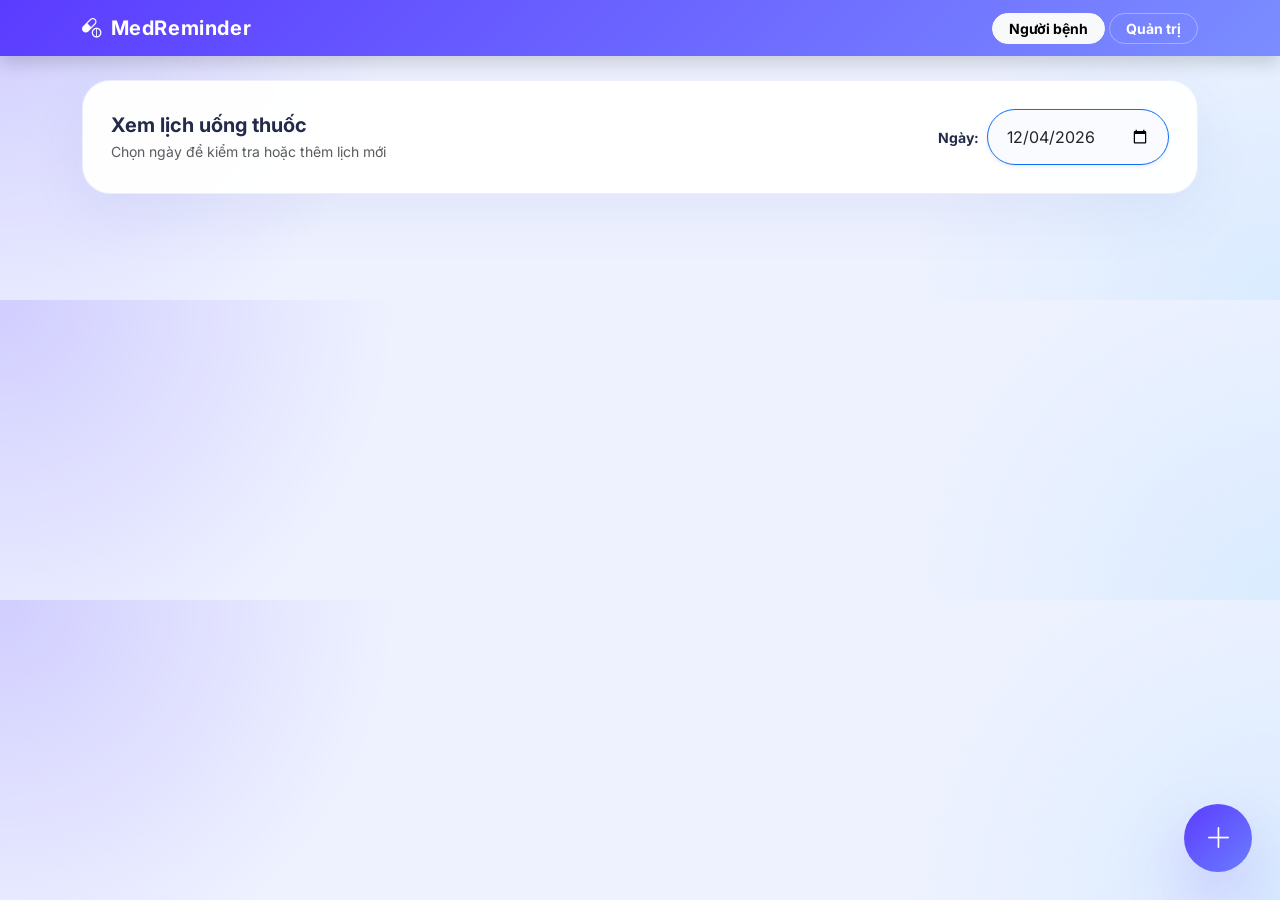
<file: index.html>
<!DOCTYPE html>
<html lang="vi">
<head>
    <meta charset="UTF-8">
    <meta name="viewport" content="width=device-width, initial-scale=1.0">
    <title>MedReminder - Quản lý & Theo dõi</title>
    <link href="https://fonts.googleapis.com/css2?family=Inter:wght@400;600;700&display=swap" rel="stylesheet">
    <link href="https://cdn.jsdelivr.net/npm/bootstrap@5.3.0/dist/css/bootstrap.min.css" rel="stylesheet">
    <link rel="stylesheet" href="https://cdn.jsdelivr.net/npm/bootstrap-icons@1.11.0/font/bootstrap-icons.css">
    <style>
        :root {
            --primary: #5b3cff;
            --secondary: #7588ff;
            --success: #22c392;
            --danger: #ff5d7a;
            --bg: #eef2ff;
            --surface: #ffffff;
            --surface-soft: #f6f7ff;
            --text: #232a4a;
            --muted: #6f7b9d;
            --border: rgba(110, 125, 255, 0.14);
            --shadow: 0 30px 80px rgba(50, 63, 128, 0.1);
        }

        body {
            font-family: 'Inter', sans-serif;
            background: radial-gradient(circle at top left, rgba(91, 60, 255, 0.2), transparent 30%),
                        radial-gradient(circle at bottom right, rgba(95, 196, 255, 0.14), transparent 28%),
                        var(--bg);
            color: var(--text);
            padding-bottom: 100px;
        }

        .navbar {
            background: linear-gradient(135deg, rgba(91, 60, 255, 1), rgba(117, 136, 255, 0.95));
            border: none;
            box-shadow: 0 24px 70px rgba(49, 67, 160, 0.18);
        }

        .navbar .navbar-brand {
            letter-spacing: 0.03em;
        }

        .navbar .btn {
            border-radius: 999px;
            font-weight: 700;
        }

        .hero-panel {
            background: rgba(255,255,255,0.98);
            border: 1px solid rgba(110, 125, 255, 0.16);
            border-radius: 36px;
            padding: 36px;
            box-shadow: 0 35px 95px rgba(49, 67, 160, 0.14);
            margin-bottom: 30px;
            position: relative;
            overflow: hidden;
        }

        .hero-panel::before {
            content: '';
            position: absolute;
            top: -30px;
            right: -90px;
            width: 260px;
            height: 260px;
            background: radial-gradient(circle, rgba(91, 60, 255, 0.20), transparent 55%);
            filter: blur(14px);
            pointer-events: none;
        }

        .hero-panel::after {
            content: '';
            position: absolute;
            bottom: -40px;
            left: -40px;
            width: 180px;
            height: 180px;
            background: radial-gradient(circle, rgba(117, 136, 255, 0.14), transparent 60%);
            filter: blur(12px);
            pointer-events: none;
        }

        .hero-badge {
            display: inline-flex;
            align-items: center;
            gap: 0.5rem;
            padding: 0.75rem 1rem;
            border-radius: 999px;
            background: rgba(91, 60, 255, 0.09);
            color: var(--primary);
            font-size: 0.9rem;
            font-weight: 700;
            margin-bottom: 1.5rem;
            position: relative;
            z-index: 1;
        }

        .hero-panel h2 {
            font-size: clamp(2.2rem, 2.8vw, 3rem);
            letter-spacing: -0.04em;
            margin-bottom: 0.75rem;
            position: relative;
            z-index: 1;
        }

        .hero-panel p {
            color: var(--muted);
            max-width: 730px;
            position: relative;
            z-index: 1;
        }

        .hero-actions {
            margin-top: 1.75rem;
            position: relative;
            z-index: 1;
        }

        .hero-stat {
            background: var(--surface-soft);
            border: 1px solid rgba(110, 125, 255, 0.12);
            border-radius: 22px;
            padding: 22px 26px;
            min-width: 150px;
            box-shadow: inset 0 0 0 1px rgba(255,255,255,0.75);
        }

        .next-card {
            background: #ffffff;
            border: 1px solid rgba(91, 60, 255, 0.12);
            border-radius: 24px;
            padding: 24px;
            box-shadow: 0 18px 46px rgba(91, 60, 255, 0.08);
        }

        .next-card h5 {
            margin-bottom: 0.85rem;
        }

        .reminder-time {
            font-size: 2.35rem;
            letter-spacing: -0.04em;
            color: var(--primary);
        }

        .reminder-meta {
            color: var(--muted);
        }

        .hero-stat h3 {
            font-size: 1.9rem;
            margin-bottom: 0.35rem;
            color: var(--text);
        }

        .hero-stat small {
            color: var(--muted);
        }

        .card-med {
            border: none;
            border-radius: 28px;
            box-shadow: 0 20px 65px rgba(50, 63, 128, 0.12);
            transition: transform 0.25s ease, box-shadow 0.25s ease;
            background: linear-gradient(180deg, #ffffff, #f7f8ff);
            position: relative;
            overflow: hidden;
        }

        .card-med::before {
            content: '';
            position: absolute;
            top: 0;
            left: 0;
            width: 100%;
            height: 6px;
            background: linear-gradient(90deg, rgba(91, 60, 255, 1), rgba(117, 136, 255, 0.8));
        }

        .card-med:hover {
            transform: translateY(-8px);
            box-shadow: 0 28px 80px rgba(50, 63, 128, 0.16);
        }

        .card-med .card-body {
            padding: 26px 24px 22px;
        }

        .med-name {
            font-size: 1.15rem;
            letter-spacing: -0.02em;
        }

        .is-taken {
            background: #eef4ff !important;
        }

        .is-taken .med-name {
            text-decoration: line-through;
            color: #8d99c7;
        }

        .filter-section {
            background: rgba(255,255,255,0.96);
            padding: 28px;
            border-radius: 28px;
            border: 1px solid rgba(110, 125, 255, 0.12);
            box-shadow: 0 20px 55px rgba(82, 94, 180, 0.08);
            margin-bottom: 30px;
        }

        .time-badge {
            background: rgba(91, 60, 255, 0.08);
            color: var(--primary);
            padding: 8px 18px;
            border-radius: 999px;
            font-weight: 700;
        }

        .form-control,
        .form-control:focus,
        .form-control:focus-visible {
            border-radius: 999px;
            border: 1px solid rgba(110, 125, 255, 0.2);
            box-shadow: none;
            padding: 0.95rem 1.15rem;
            background: #f9fbff;
        }

        .form-control:focus {
            border-color: rgba(91, 60, 255, 0.35);
        }

        .btn-primary {
            background: var(--primary);
            border-color: transparent;
            box-shadow: 0 16px 34px rgba(91, 60, 255, 0.18);
        }

        .btn-primary:hover {
            background: #4238ff;
        }

        .btn-outline-light {
            color: #ffffff;
            border-color: rgba(255,255,255,0.35);
        }

        .btn-outline-light:hover {
            color: white;
            background: rgba(255,255,255,0.12);
        }

        .fab-add {
            position: fixed;
            bottom: 28px;
            right: 28px;
            width: 68px;
            height: 68px;
            background: linear-gradient(135deg, var(--primary), #6b7dff);
            color: white;
            border-radius: 50%;
            display: flex;
            align-items: center;
            justify-content: center;
            font-size: 28px;
            box-shadow: 0 28px 64px rgba(91, 60, 255, 0.24);
            border: none;
            z-index: 1000;
            transition: transform 0.2s ease, background 0.2s ease;
        }

        .fab-add:hover {
            transform: scale(1.08);
            background: #3829ff;
        }

        #loading-overlay {
            position: fixed;
            top: 0;
            left: 0;
            width: 100%;
            height: 100%;
            background: rgba(255,255,255,0.78);
            z-index: 9999;
            display: flex;
            align-items: center;
            justify-content: center;
            backdrop-filter: blur(4px);
        }

        .schedule-empty {
            min-height: 240px;
            display: flex;
            align-items: center;
            justify-content: center;
            color: var(--muted);
        }

        .modal-content {
            border-radius: 28px;
            overflow: hidden;
            border: 1px solid rgba(110, 125, 255, 0.12);
        }

        .modal-body .form-control {
            border-radius: 18px;
            padding: 0.95rem 1.25rem;
            background: #f7f8ff;
        }
    </style>
</head>
<body>
    <div id="loading-overlay" class="d-none">
        <div class="spinner-border text-primary" role="status"></div>
    </div>

    <nav class="navbar navbar-dark sticky-top shadow">
        <div class="container">
            <a class="navbar-brand fw-bold" href="#"><i class="bi bi-capsule-pill me-2"></i>MedReminder</a>
            <div>
                <a href="index.html" class="btn btn-light btn-sm rounded-pill px-3 fw-bold">Người bệnh</a>
                <a href="admin.html" class="btn btn-outline-light btn-sm rounded-pill px-3">Quản trị</a>
            </div>
        </div>
    </nav>

    <div class="container mt-4">
        <div class="filter-section d-flex flex-wrap align-items-center justify-content-between gap-3">
            <div>
                <h5 class="fw-bold mb-1">Xem lịch uống thuốc</h5>
                <p class="text-muted small mb-0">Chọn ngày để kiểm tra hoặc thêm lịch mới</p>
            </div>
            <div class="d-flex align-items-center gap-2">
                <label class="fw-bold small">Ngày:</label>
                <input type="date" id="dateFilter" class="form-control rounded-pill border-primary shadow-sm">
            </div>
        </div>

        <div class="row g-4" id="scheduleContainer">
            </div>
    </div>

    <button class="fab-add" data-bs-toggle="modal" data-bs-target="#addModal">
        <i class="bi bi-plus-lg"></i>
    </button>

    <div class="modal fade" id="addModal" tabindex="-1">
        <div class="modal-dialog modal-dialog-centered">
            <div class="modal-content border-0 shadow" style="border-radius: 25px;">
                <div class="modal-body p-4">
                    <h5 class="fw-bold mb-4">Thêm lịch nhắc mới</h5>
                    <div class="mb-3">
                        <label class="small fw-bold mb-1">Tên thuốc</label>
                        <input type="text" id="newMedName" class="form-control rounded-pill border-light bg-light p-3" placeholder="Ví dụ: Paracetamol">
                    </div>
                    <div class="mb-3">
                        <label class="small fw-bold mb-1">Giờ uống</label>
                        <input type="time" id="newMedTime" class="form-control rounded-pill border-light bg-light p-3">
                    </div>
                    <div class="d-grid gap-2 mt-4">
                        <button class="btn btn-primary rounded-pill py-3 fw-bold" id="btnSaveQuick">Lưu lịch nhắc</button>
                        <button class="btn btn-light rounded-pill py-3 text-muted" data-bs-dismiss="modal">Hủy</button>
                    </div>
                </div>
            </div>
        </div>
    </div>

    <script src="https://code.jquery.com/jquery-3.6.0.min.js"></script>
    <script src="https://cdn.jsdelivr.net/npm/bootstrap@5.3.0/dist/js/bootstrap.bundle.min.js"></script>
    <script>
        const API_URL = "https://6a06dc73c83ba8ad9b3e047a.mockapi.io/schedules";

        function getLocalDateString(dateObj) {
            const year = dateObj.getFullYear();
            const month = String(dateObj.getMonth() + 1).padStart(2, '0');
            const day = String(dateObj.getDate()).padStart(2, '0');
            return `${year}-${month}-${day}`;
        }

        function normalizeDateValue(rawDate) {
            if (!rawDate) return '';
            return rawDate.split('T')[0];
        }

        $(document).ready(() => {
            const today = getLocalDateString(new Date());
            $('#dateFilter').val(today);
            loadSchedules(today);
        });

        $('#dateFilter').change(function() {
            loadSchedules($(this).val());
        });

        async function loadSchedules(selectedDate) {
            $('#loading-overlay').removeClass('d-none');
            try {
                const res = await fetch(API_URL);
                const data = await res.json();
                
                const filtered = data.filter(item => normalizeDateValue(item.date) === selectedDate);
                filtered.sort((a, b) => a.time.localeCompare(b.time));

                const container = $('#scheduleContainer').empty();
                if (filtered.length === 0) {
                    container.append('<div class="text-center mt-5"><p>Trống lịch cho ngày này</p></div>');
                    $('#nextReminderTime').text('--:--');
                    $('#nextReminderName').text('Chưa có lịch hôm nay');
                } else {
                    const nextReminder = filtered.find(item => !item.isTaken) || filtered[0];
                    $('#nextReminderTime').text(nextReminder.time || '--:--');
                    $('#nextReminderName').text(nextReminder.medName || 'Chưa có lịch hôm nay');
                }

                filtered.forEach(item => {
                    const displayDate = normalizeDateValue(item.date) || selectedDate;
                    container.append(`
                        <div class="col-md-6 col-lg-4">
                            <div class="card card-med p-3 ${item.isTaken ? 'is-taken' : ''}">
                                <div class="card-body">
                                    <div class="d-flex justify-content-between mb-3">
                                        <span class="time-badge"><i class="bi bi-alarm me-1"></i>${item.time}</span>
                                        ${item.isTaken ? '<span class="badge bg-success rounded-pill px-3">Đã xong</span>' : '<span class="badge bg-warning text-dark rounded-pill px-3">Chờ uống</span>'}
                                    </div>
                                    <h5 class="med-name fw-bold mb-2">${item.medName}</h5>
                                    <p class="text-muted small mb-4">Ngày nhắc: ${displayDate}</p>
                                    <button class="btn w-100 rounded-pill fw-bold transition ${item.isTaken ? 'btn-outline-secondary' : 'btn-primary shadow'}" 
                                            onclick="markAsTaken('${item.id}', ${item.isTaken})">
                                        ${item.isTaken ? 'Hoàn tác' : 'Đã uống thuốc'}
                                    </button>
                                </div>
                            </div>
                        </div>
                    `);
                });
            } catch (error) { console.error(error); } 
            finally { $('#loading-overlay').addClass('d-none'); }
        }

        // Chức năng THÊM NHANH (POST)
        $('#btnSaveQuick').click(async function() {
            const medName = $('#newMedName').val();
            const time = $('#newMedTime').val();
            const date = $('#dateFilter').val();

            if(!medName || !time) return alert("Vui lòng nhập đủ thông tin!");

            $('#loading-overlay').removeClass('d-none');
            await fetch(API_URL, {
                method: 'POST',
                headers: { 'Content-Type': 'application/json' },
                body: JSON.stringify({ medName, time, isTaken: false, date })
            });

            $('#addModal').modal('hide');
            $('#newMedName').val('');
            loadSchedules(date);
        });

        async function markAsTaken(id, currentStatus) {
            await fetch(`${API_URL}/${id}`, {
                method: 'PUT',
                headers: { 'Content-Type': 'application/json' },
                body: JSON.stringify({ isTaken: !currentStatus })
            });
            loadSchedules($('#dateFilter').val());
        }
    </script>
</body>
</html>
</file>
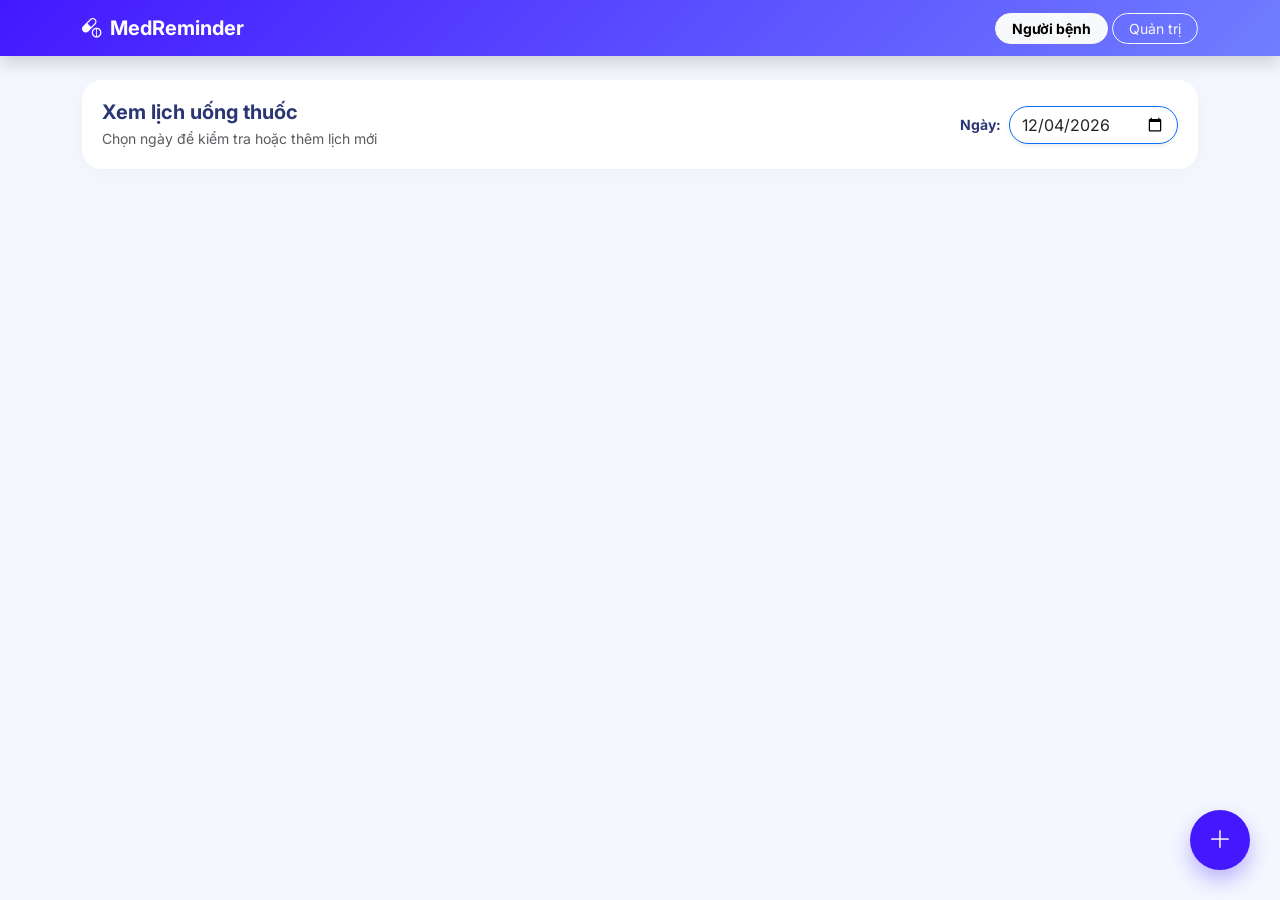
<file: medreminder/index.html>
<!DOCTYPE html>
<html lang="vi">
<head>
    <meta charset="UTF-8">
    <meta name="viewport" content="width=device-width, initial-scale=1.0">
    <title>MedReminder - Quản lý & Theo dõi</title>
    <link href="https://fonts.googleapis.com/css2?family=Inter:wght@400;600;700&display=swap" rel="stylesheet">
    <link href="https://cdn.jsdelivr.net/npm/bootstrap@5.3.0/dist/css/bootstrap.min.css" rel="stylesheet">
    <link rel="stylesheet" href="https://cdn.jsdelivr.net/npm/bootstrap-icons@1.11.0/font/bootstrap-icons.css">
    <style>
        :root { --primary: #4318ff; --success: #05cd99; --bg: #f4f7fe; }
        body { font-family: 'Inter', sans-serif; background-color: var(--bg); color: #2b3674; padding-bottom: 100px; }
        
        .navbar { background: linear-gradient(135deg, var(--primary) 0%, #707eff 100%); border: none; }
        
        .card-med { 
            border: none; border-radius: 20px; 
            box-shadow: 0 10px 30px rgba(0,0,0,0.05); 
            transition: all 0.3s ease; background: white;
            border-left: 6px solid var(--primary);
        }
        .card-med:hover { transform: translateY(-5px); box-shadow: 0 15px 35px rgba(0,0,0,0.1); }
        
        .is-taken { border-left-color: var(--success) !important; background-color: #f8f9fa !important; opacity: 0.8; }
        .is-taken .med-name { text-decoration: line-through; color: #a3aed0; }
        
        .filter-section {
            background: white; padding: 20px; border-radius: 20px;
            box-shadow: 0 4px 20px rgba(0,0,0,0.03); margin-bottom: 30px;
        }
        
        .time-badge { background: #e7f1ff; color: var(--primary); padding: 6px 16px; border-radius: 50px; font-weight: 700; }
        
        /* Floating Action Button (Nút thêm nhanh) */
        .fab-add {
            position: fixed; bottom: 30px; right: 30px;
            width: 60px; height: 60px; background: var(--primary);
            color: white; border-radius: 50%; display: flex;
            align-items: center; justify-content: center;
            font-size: 24px; box-shadow: 0 10px 20px rgba(67, 24, 255, 0.3);
            border: none; z-index: 1000; transition: 0.3s;
        }
        .fab-add:hover { transform: scale(1.1); background: #3311cc; }

        #loading-overlay { position: fixed; top: 0; left: 0; width: 100%; height: 100%; background: rgba(255,255,255,0.8); z-index: 9999; display: flex; align-items: center; justify-content: center; backdrop-filter: blur(4px); }
    </style>
</head>
<body>
    <div id="loading-overlay" class="d-none">
        <div class="spinner-border text-primary" role="status"></div>
    </div>

    <nav class="navbar navbar-dark sticky-top shadow">
        <div class="container">
            <a class="navbar-brand fw-bold" href="#"><i class="bi bi-capsule-pill me-2"></i>MedReminder</a>
            <div>
                <a href="index.html" class="btn btn-light btn-sm rounded-pill px-3 fw-bold">Người bệnh</a>
                <a href="admin.html" class="btn btn-outline-light btn-sm rounded-pill px-3">Quản trị</a>
            </div>
        </div>
    </nav>

    <div class="container mt-4">
        <div class="filter-section d-flex flex-wrap align-items-center justify-content-between gap-3">
            <div>
                <h5 class="fw-bold mb-1">Xem lịch uống thuốc</h5>
                <p class="text-muted small mb-0">Chọn ngày để kiểm tra hoặc thêm lịch mới</p>
            </div>
            <div class="d-flex align-items-center gap-2">
                <label class="fw-bold small">Ngày:</label>
                <input type="date" id="dateFilter" class="form-control rounded-pill border-primary shadow-sm">
            </div>
        </div>

        <div class="row g-4" id="scheduleContainer">
            </div>
    </div>

    <button class="fab-add" data-bs-toggle="modal" data-bs-target="#addModal">
        <i class="bi bi-plus-lg"></i>
    </button>

    <div class="modal fade" id="addModal" tabindex="-1">
        <div class="modal-dialog modal-dialog-centered">
            <div class="modal-content border-0 shadow" style="border-radius: 25px;">
                <div class="modal-body p-4">
                    <h5 class="fw-bold mb-4">Thêm lịch nhắc mới</h5>
                    <div class="mb-3">
                        <label class="small fw-bold mb-1">Tên thuốc</label>
                        <input type="text" id="newMedName" class="form-control rounded-pill border-light bg-light p-3" placeholder="Ví dụ: Paracetamol">
                    </div>
                    <div class="mb-3">
                        <label class="small fw-bold mb-1">Giờ uống</label>
                        <input type="time" id="newMedTime" class="form-control rounded-pill border-light bg-light p-3">
                    </div>
                    <div class="d-grid gap-2 mt-4">
                        <button class="btn btn-primary rounded-pill py-3 fw-bold" id="btnSaveQuick">Lưu lịch nhắc</button>
                        <button class="btn btn-light rounded-pill py-3 text-muted" data-bs-dismiss="modal">Hủy</button>
                    </div>
                </div>
            </div>
        </div>
    </div>

    <script src="https://code.jquery.com/jquery-3.6.0.min.js"></script>
    <script src="https://cdn.jsdelivr.net/npm/bootstrap@5.3.0/dist/js/bootstrap.bundle.min.js"></script>
    <script>
        const API_URL = "https://69e9c8b415c7e2d51268b733.mockapi.io/v1-demo/schedules";

        $(document).ready(() => {
            const today = new Date().toISOString().split('T')[0];
            $('#dateFilter').val(today);
            loadSchedules(today);
        });

        $('#dateFilter').change(function() {
            loadSchedules($(this).val());
        });

        async function loadSchedules(selectedDate) {
            $('#loading-overlay').removeClass('d-none');
            try {
                const res = await fetch(API_URL);
                const data = await res.json();
                
                // Sắp xếp theo giờ
                data.sort((a, b) => a.time.localeCompare(b.time));
                
                const container = $('#scheduleContainer').empty();
                if(data.length === 0) {
                    container.append('<div class="text-center mt-5"><p>Trống lịch cho ngày này</p></div>');
                }

                data.forEach(item => {
                    container.append(`
                        <div class="col-md-6 col-lg-4">
                            <div class="card card-med p-3 ${item.isTaken ? 'is-taken' : ''}">
                                <div class="card-body">
                                    <div class="d-flex justify-content-between mb-3">
                                        <span class="time-badge"><i class="bi bi-alarm me-1"></i>${item.time}</span>
                                        ${item.isTaken ? '<span class="badge bg-success rounded-pill px-3">Đã xong</span>' : '<span class="badge bg-warning text-dark rounded-pill px-3">Chờ uống</span>'}
                                    </div>
                                    <h5 class="med-name fw-bold mb-2">${item.medName}</h5>
                                    <p class="text-muted small mb-4">Ngày nhắc: ${selectedDate}</p>
                                    <button class="btn w-100 rounded-pill fw-bold transition ${item.isTaken ? 'btn-outline-secondary' : 'btn-primary shadow'}" 
                                            onclick="markAsTaken('${item.id}', ${item.isTaken})">
                                        ${item.isTaken ? 'Hoàn tác' : 'Đã uống thuốc'}
                                    </button>
                                </div>
                            </div>
                        </div>
                    `);
                });
            } catch (error) { console.error(error); } 
            finally { $('#loading-overlay').addClass('d-none'); }
        }

        // Chức năng THÊM NHANH (POST)
        $('#btnSaveQuick').click(async function() {
            const medName = $('#newMedName').val();
            const time = $('#newMedTime').val();
            const date = $('#dateFilter').val();

            if(!medName || !time) return alert("Vui lòng nhập đủ thông tin!");

            $('#loading-overlay').removeClass('d-none');
            await fetch(API_URL, {
                method: 'POST',
                headers: { 'Content-Type': 'application/json' },
                body: JSON.stringify({ medName, time, isTaken: false, date })
            });

            $('#addModal').modal('hide');
            $('#newMedName').val('');
            loadSchedules(date);
        });

        async function markAsTaken(id, currentStatus) {
            await fetch(`${API_URL}/${id}`, {
                method: 'PUT',
                headers: { 'Content-Type': 'application/json' },
                body: JSON.stringify({ isTaken: !currentStatus })
            });
            loadSchedules($('#dateFilter').val());
        }
    </script>
</body>
</html>
</file>
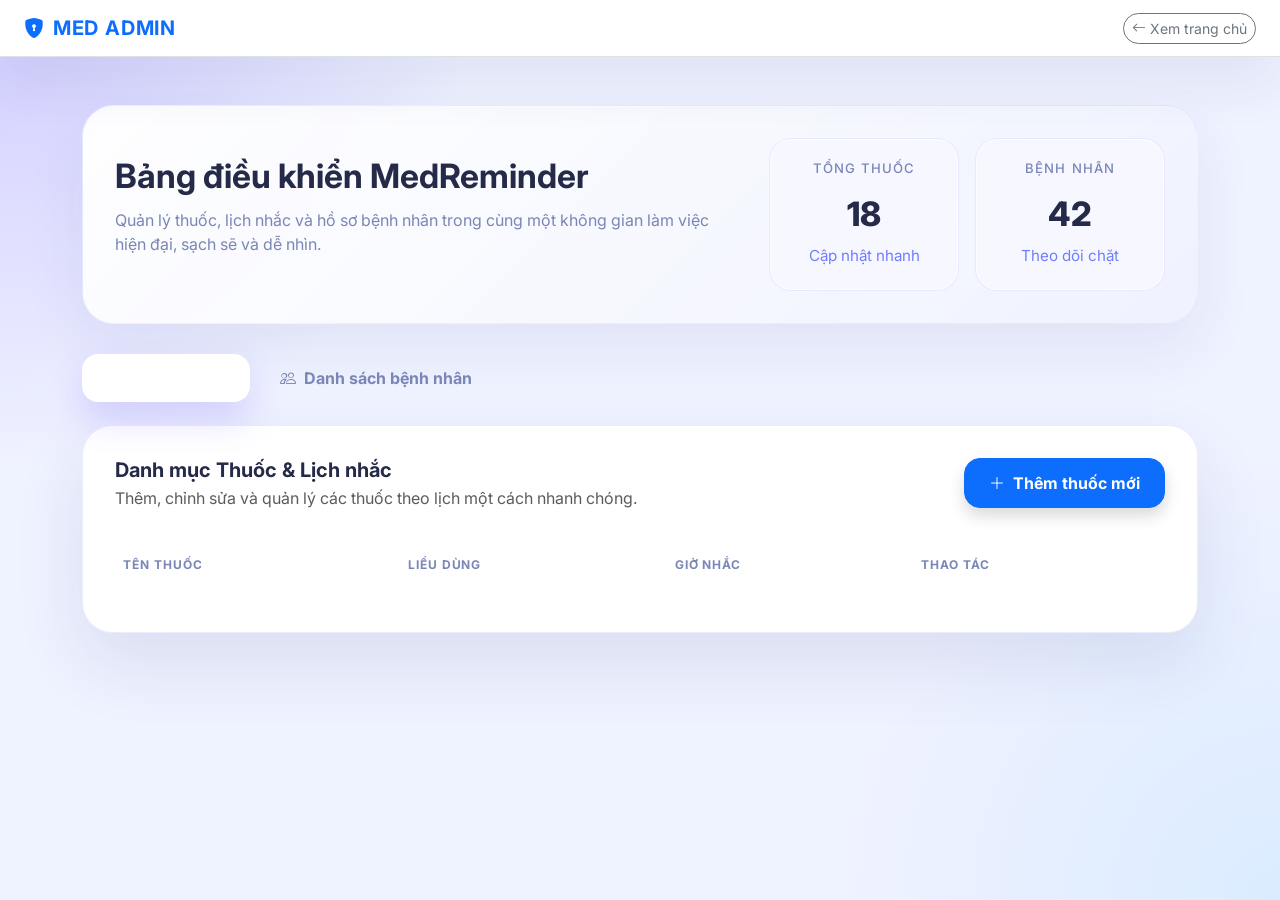
<file: admin.html>
<!DOCTYPE html>
<html lang="vi">
<head>
    <meta charset="UTF-8">
    <meta name="viewport" content="width=device-width, initial-scale=1.0">
    <title>Admin Dashboard - MedReminder</title>
    <link href="https://fonts.googleapis.com/css2?family=Inter:wght@400;600;700&display=swap" rel="stylesheet">
    <link href="https://cdn.jsdelivr.net/npm/bootstrap@5.3.0/dist/css/bootstrap.min.css" rel="stylesheet">
    <link rel="stylesheet" href="https://cdn.jsdelivr.net/npm/bootstrap-icons@1.11.0/font/bootstrap-icons.css">
    <style>
        :root {
            --primary: #5b3cff;
            --secondary: #6f7dff;
            --success: #22c392;
            --danger: #ff5d7a;
            --surface: #ffffff;
            --surface-soft: #f7f8ff;
            --text: #252a48;
            --muted: #7a86b6;
            --border: rgba(103, 110, 224, 0.18);
            --shadow: 0 30px 70px rgba(43, 53, 114, 0.1);
        }

        html, body {
            min-height: 100%;
        }

        body {
            font-family: 'Inter', sans-serif;
            background: radial-gradient(circle at top left, rgba(91, 60, 255, 0.20), transparent 30%),
                        radial-gradient(circle at bottom right, rgba(95, 196, 255, 0.14), transparent 28%),
                        #eff2ff;
            color: var(--text);
        }

        .navbar {
            background: rgba(255, 255, 255, 0.88);
            backdrop-filter: blur(16px);
            border: none;
            box-shadow: 0 24px 54px rgba(48, 62, 126, 0.09);
        }

        .navbar-brand {
            letter-spacing: 0.04em;
        }

        .admin-card {
            background: var(--surface);
            border-radius: 30px;
            padding: 32px;
            box-shadow: var(--shadow);
            border: 1px solid rgba(111, 125, 255, 0.14);
        }

        .form-control-custom {
            border-radius: 16px;
            padding: 14px 16px;
            border: 1px solid rgba(111, 125, 255, 0.22);
            background: #fbfbff;
            transition: border-color 0.2s ease, box-shadow 0.2s ease;
        }

        .form-control-custom:focus {
            border-color: rgba(91, 60, 255, 0.45);
            box-shadow: 0 0 0 0.18rem rgba(91, 60, 255, 0.12);
            outline: none;
        }

        .page-hero {
            background: linear-gradient(135deg, rgba(255,255,255,0.95), rgba(239,242,255,0.98));
            border-radius: 32px;
            padding: 32px;
            border: 1px solid rgba(111, 125, 255, 0.10);
            box-shadow: 0 24px 60px rgba(49, 60, 122, 0.08);
            margin-bottom: 30px;
        }

        .page-hero h1 {
            font-size: clamp(2.1rem, 2.6vw, 3rem);
            margin-bottom: 0.75rem;
        }

        .page-hero p {
            color: var(--muted);
            max-width: 700px;
        }

        .hero-actions {
            display: flex;
            flex-wrap: wrap;
            gap: 14px;
            align-items: center;
        }

        .summary-card {
            background: var(--surface-soft);
            border: 1px solid rgba(111, 125, 255, 0.12);
            border-radius: 22px;
            padding: 22px 24px;
            min-width: 190px;
            box-shadow: inset 0 0 0 1px rgba(255,255,255,0.75);
        }

        .summary-card h6 {
            color: var(--muted);
            font-size: 0.82rem;
            margin-bottom: 0.75rem;
            text-transform: uppercase;
            letter-spacing: 0.08em;
        }

        .summary-card .value {
            font-size: 2.1rem;
            font-weight: 800;
            color: var(--text);
        }

        .summary-card .label {
            color: var(--secondary);
            font-size: 0.95rem;
            margin-top: 0.35rem;
        }

        .nav-tabs {
            border-bottom: none;
            gap: 12px;
        }

        .nav-link {
            border: none !important;
            border-radius: 16px !important;
            color: var(--muted);
            font-weight: 700;
            padding: 12px 18px;
            transition: all 0.2s ease;
        }

        .nav-link.active {
            background: var(--primary);
            color: white !important;
            box-shadow: 0 18px 35px rgba(91, 60, 255, 0.18);
        }

        .table {
            border-collapse: separate;
            border-spacing: 0 14px;
            margin-bottom: 0;
        }

        .table thead th {
            background: transparent;
            color: var(--muted);
            text-transform: uppercase;
            font-size: 0.75rem;
            letter-spacing: 0.08em;
            border: 0;
            padding-bottom: 0.75rem;
        }

        .table tbody tr {
            background: var(--surface);
            border-radius: 18px;
            box-shadow: 0 14px 32px rgba(56, 64, 125, 0.06);
            transition: transform 0.2s ease, box-shadow 0.2s ease;
        }

        .table tbody tr:hover {
            transform: translateY(-2px);
            box-shadow: 0 20px 44px rgba(56, 64, 125, 0.08);
        }

        .table tbody tr td {
            border: none;
            vertical-align: middle;
            padding: 1rem 1rem;
            background: transparent;
        }

        .table tbody tr td:first-child {
            border-top-left-radius: 18px;
            border-bottom-left-radius: 18px;
        }

        .table tbody tr td:last-child {
            border-top-right-radius: 18px;
            border-bottom-right-radius: 18px;
        }

        .btn-action {
            border-radius: 16px;
            font-weight: 700;
            padding: 12px 24px;
        }

        .btn-outline-info,
        .btn-outline-danger {
            border-radius: 14px;
        }

        .table-responsive {
            overflow: visible;
        }

        .modal-content {
            border-radius: 28px;
            border: none;
            overflow: hidden;
        }
    </style>
</head>
<body>
    <nav class="navbar navbar-light bg-white border-bottom px-4 mb-4">
        <span class="navbar-brand fw-bold text-primary"><i class="bi bi-shield-lock-fill me-2"></i>MED ADMIN</span>
        <a href="index.html" class="btn btn-outline-secondary btn-sm rounded-pill"><i class="bi bi-arrow-left"></i> Xem trang chủ</a>
    </nav>

    <div class="container py-4">
        <div class="page-hero">
            <div class="row align-items-center gy-4">
                <div class="col-lg-7">
                    <h1 class="fw-bold">Bảng điều khiển MedReminder</h1>
                    <p>Quản lý thuốc, lịch nhắc và hồ sơ bệnh nhân trong cùng một không gian làm việc hiện đại, sạch sẽ và dễ nhìn.</p>
                </div>
                <div class="col-lg-5">
                    <div class="d-flex flex-wrap gap-3 justify-content-lg-end">
                        <div class="summary-card text-center">
                            <h6>Tổng thuốc</h6>
                            <div class="value">18</div>
                            <div class="label">Cập nhật nhanh</div>
                        </div>
                        <div class="summary-card text-center">
                            <h6>Bệnh nhân</h6>
                            <div class="value">42</div>
                            <div class="label">Theo dõi chặt</div>
                        </div>
                    </div>
                </div>
            </div>
        </div>

        <ul class="nav nav-tabs mb-4" id="adminTab" role="tablist">
            <li class="nav-item">
                <button class="nav-link active" data-bs-toggle="tab" data-bs-target="#med-content">
                    <i class="bi bi-capsule me-2"></i>Quản lý thuốc
                </button>
            </li>
            <li class="nav-item">
                <button class="nav-link" data-bs-toggle="tab" data-bs-target="#patient-content">
                    <i class="bi bi-people me-2"></i>Danh sách bệnh nhân
                </button>
            </li>
        </ul>

        <div class="tab-content">
            <div class="tab-pane fade show active" id="med-content">
                <div class="admin-card">
                    <div class="d-flex flex-column flex-md-row justify-content-between align-items-start gap-3 mb-4">
                        <div>
                            <h5 class="fw-bold mb-1">Danh mục Thuốc & Lịch nhắc</h5>
                            <p class="mb-0 text-muted">Thêm, chỉnh sửa và quản lý các thuốc theo lịch một cách nhanh chóng.</p>
                        </div>
                        <button class="btn btn-primary btn-action shadow" onclick="openModal()">
                            <i class="bi bi-plus-lg me-2"></i>Thêm thuốc mới
                        </button>
                    </div>
                    <div class="table-responsive">
                        <table class="table align-middle">
                            <thead>
                                <tr><th>Tên thuốc</th><th>Liều dùng</th><th>Giờ nhắc</th><th>Thao tác</th></tr>
                            </thead>
                            <tbody id="medTableBody"></tbody>
                        </table>
                    </div>
                </div>
            </div>

            <div class="tab-pane fade" id="patient-content">
                <div class="admin-card">
                    <div class="d-flex justify-content-between mb-4">
                        <h5 class="fw-bold mb-0 align-self-center">Thông tin bệnh nhân hệ thống</h5>
                        <button class="btn btn-success btn-action shadow" onclick="openPatientModal()">
                            <i class="bi bi-person-plus-fill me-2"></i>Thêm bệnh nhân mới
                        </button>
                    </div>
                    <div class="table-responsive">
                        <table class="table align-middle">
                            <thead>
                                <tr><th>ID</th><th>Họ và Tên</th><th>Giới tính</th><th>Số điện thoại</th><th>Thao tác</th></tr>
                            </thead>
                            <tbody id="patientTableBody"></tbody>
                        </table>
                    </div>
                </div>
            </div>
        </div>
    </div>

    <div class="modal fade" id="modalMed" tabindex="-1">
        <div class="modal-dialog modal-dialog-centered">
            <div class="modal-content border-0 shadow" style="border-radius: 25px;">
                <div class="modal-body p-4">
                    <h5 class="fw-bold mb-4" id="modalTitle">Thông tin thuốc</h5>
                    <input type="hidden" id="editId">
                    
                    <label class="small fw-bold">Tên dược phẩm</label>
                    <input type="text" id="inpName" class="form-control form-control-custom" placeholder="Tên thuốc...">
                    
                    <label class="small fw-bold">Liều lượng (viên)</label>
                    <input type="number" id="inpDose" class="form-control form-control-custom" placeholder="Ví dụ: 1">
                    
                    <label class="small fw-bold">Giờ nhắc uống</label>
                    <input type="time" id="inpTime" class="form-control form-control-custom">

                    <div class="d-grid gap-2 mt-3">
                        <button class="btn btn-primary btn-action py-3 shadow" id="btnSave">Lưu thông tin</button>
                        <button class="btn btn-light btn-action py-3" data-bs-dismiss="modal">Hủy</button>
                    </div>
                </div>
            </div>
        </div>
    </div>

    <div class="modal fade" id="modalPatient" tabindex="-1">
        <div class="modal-dialog modal-dialog-centered">
            <div class="modal-content border-0 shadow" style="border-radius: 25px;">
                <div class="modal-body p-4">
                    <h5 class="fw-bold mb-4" id="modalPatientTitle">Thông tin bệnh nhân</h5>
                    <input type="hidden" id="editPatientId">
                    
                    <label class="small fw-bold">Họ và tên</label>
                    <input type="text" id="inpPatientName" class="form-control form-control-custom" placeholder="Nhập tên bệnh nhân...">
                    
                    <label class="small fw-bold">Giới tính</label>
                    <select id="inpPatientGender" class="form-control form-control-custom">
                        <option value="Nam">Nam</option>
                        <option value="Nữ">Nữ</option>
                        <option value="Khác">Khác</option>
                    </select>
                    
                    <label class="small fw-bold">Số điện thoại</label>
                    <input type="text" id="inpPatientPhone" class="form-control form-control-custom" placeholder="Nhập số điện thoại...">

                    <div class="d-grid gap-2 mt-3">
                        <button class="btn btn-success btn-action py-3 shadow" id="btnSavePatient">Lưu bệnh nhân</button>
                        <button class="btn btn-light btn-action py-3" data-bs-dismiss="modal">Hủy</button>
                    </div>
                </div>
            </div>
        </div>
    </div>

    <script src="https://code.jquery.com/jquery-3.6.0.min.js"></script>
    <script src="https://cdn.jsdelivr.net/npm/bootstrap@5.3.0/dist/js/bootstrap.bundle.min.js"></script>
    <script src="js/api.js"></script> 
    
    <script>
        $(document).ready(() => {
            if (typeof MedService === 'undefined') {
                alert("Lỗi: Không tìm thấy file api.js hoặc MedService chưa được định nghĩa!");
                return;
            }
            renderMeds();
            renderPatients();
        });

        // Tải thuốc (Giữ nguyên)
        async function renderMeds() {
            try {
                const meds = await MedService.getAll();
                const tbody = $('#medTableBody').empty();
                meds.forEach(m => {
                    tbody.append(`
                        <tr>
                            <td class="fw-bold text-primary">${m.name}</td>
                            <td><span class="badge bg-light text-dark">${m.dosage} viên</span></td>
                            <td><span class="text-danger fw-bold"><i class="bi bi-alarm me-1"></i>${m.time || '--:--'}</span></td>
                            <td>
                                <button class="btn btn-sm btn-outline-info border-0" onclick="openModal('${m.id}', '${m.name}', ${m.dosage}, '${m.time}')"><i class="bi bi-pencil-square"></i></button>
                                <button class="btn btn-sm btn-outline-danger border-0" onclick="handleDelete('${m.id}')"><i class="bi bi-trash3-fill"></i></button>
                            </td>
                        </tr>`);
                });
            } catch (err) { console.error("Lỗi render thuốc:", err); }
        }

        // Tải bệnh nhân (Thêm nút sửa/xóa vào hàng)
        async function renderPatients() {
            try {
                const patients = await PatientService.getAll();
                const tbody = $('#patientTableBody').empty();
                patients.forEach(p => {
                    tbody.append(`
                        <tr>
                            <td class="text-muted small">#${p.id}</td>
                            <td class="fw-bold">${p.name}</td>
                            <td>${p.gender || 'N/A'}</td>
                            <td>${p.phone || 'N/A'}</td>
                            <td>
                                <button class="btn btn-sm btn-outline-info border-0" onclick="openPatientModal('${p.id}', '${p.name}', '${p.gender}', '${p.phone}')"><i class="bi bi-pencil-square"></i></button>
                                <button class="btn btn-sm btn-outline-danger border-0" onclick="handleDeletePatient('${p.id}')"><i class="bi bi-trash3-fill"></i></button>
                            </td>
                        </tr>`);
                });
            } catch (err) { console.error("Lỗi render bệnh nhân:", err); }
        }

        // Mở Modal Thuốc (Giữ nguyên)
        function openModal(id = '', name = '', dose = '', time = '') {
            $('#editId').val(id);
            $('#inpName').val(name);
            $('#inpDose').val(dose);
            $('#inpTime').val(time);
            $('#modalTitle').text(id ? "Chỉnh sửa thuốc" : "Thêm thuốc mới");
            $('#modalMed').modal('show');
        }

        // Lưu thông tin Thuốc (Giữ nguyên)
        $('#btnSave').click(async function() {
            const id = $('#editId').val();
            const data = {
                name: $('#inpName').val(),
                dosage: parseInt($('#inpDose').val()),
                time: $('#inpTime').val()
            };

            if (!data.name || isNaN(data.dosage)) {
                alert("Vui lòng nhập tên thuốc và liều lượng hợp lệ!");
                return;
            }

            try {
                if (id) {
                    await MedService.update(id, data);
                } else {
                    await MedService.create(data);
                }
                $('#modalMed').modal('hide');
                renderMeds();
            } catch (err) { alert("Lỗi khi lưu dữ liệu: " + err.message); }
        });

        // Xóa thuốc (Giữ nguyên)
        async function handleDelete(id) {
            if (confirm("Bạn có chắc chắn muốn xóa thuốc này?")) {
                try {
                    await MedService.delete(id);
                    renderMeds();
                } catch (err) { alert("Lỗi khi xóa: " + err.message); }
            }
        }

        /* ==========================================================================
           PHẦN CODE THÊM MỚI: XỬ LÝ LOGIC CHO BỆNH NHÂN
           ========================================================================== */
        
        // Mở Modal Bệnh nhân
        function openPatientModal(id = '', name = '', gender = 'Nam', phone = '') {
            $('#editPatientId').val(id);
            $('#inpPatientName').val(name);
            $('#inpPatientGender').val(gender);
            $('#inpPatientPhone').val(phone);
            $('#modalPatientTitle').text(id ? "Chỉnh sửa bệnh nhân" : "Thêm bệnh nhân mới");
            $('#modalPatient').modal('show');
        }

        // Xử lý click nút lưu bệnh nhân (Hỗ trợ cả POST và PUT)
        $('#btnSavePatient').click(async function() {
            const id = $('#editPatientId').val();
            const data = {
                name: $('#inpPatientName').val(),
                gender: $('#inpPatientGender').val(),
                phone: $('#inpPatientPhone').val()
            };

            if (!data.name || !data.phone) {
                alert("Vui lòng nhập đầy đủ Tên và Số điện thoại!");
                return;
            }

            try {
                if (id) {
                    await PatientService.update(id, data);
                } else {
                    await PatientService.create(data);
                }
                $('#modalPatient').modal('hide');
                renderPatients();
            } catch (err) { 
                alert("Lỗi khi lưu bệnh nhân: " + err.message); 
            }
        });

        // Xóa bệnh nhân
        async function handleDeletePatient(id) {
            if (confirm("Xác nhận xóa bệnh nhân này?")) {
                try {
                    await PatientService.delete(id);
                    renderPatients();
                } catch (err) { 
                    alert("Lỗi khi xóa bệnh nhân: " + err.message); 
                }
            }
        }
    </script>
</body>
</html>
</file>
